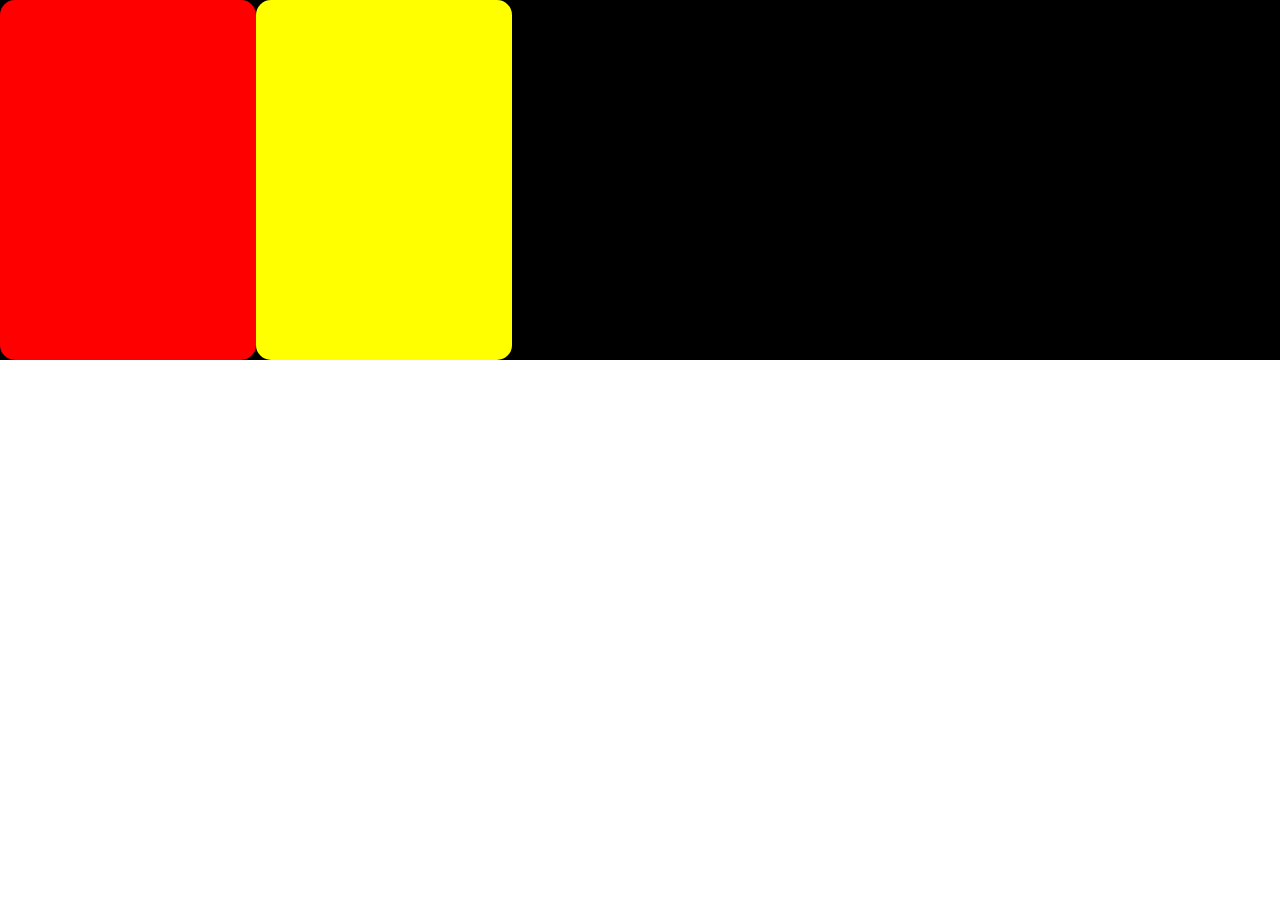
<file: 1-Basico/index.html>
<!DOCTYPE html>
<html lang="en">
<head>
    <meta charset="UTF-8">
    <meta name="viewport" content="width=device-width, initial-scale=1.0">
    <title>Brailyn Lantigua</title>
    <link rel="stylesheet" href="index.css">
</head>
<body>
    <section class="SeccionPrincipal">
        <div class="PrimerCuadro">

        </div>

        <div class="SegundoCuadro">

        </div>
    </section>
</body>
</html>
</file>
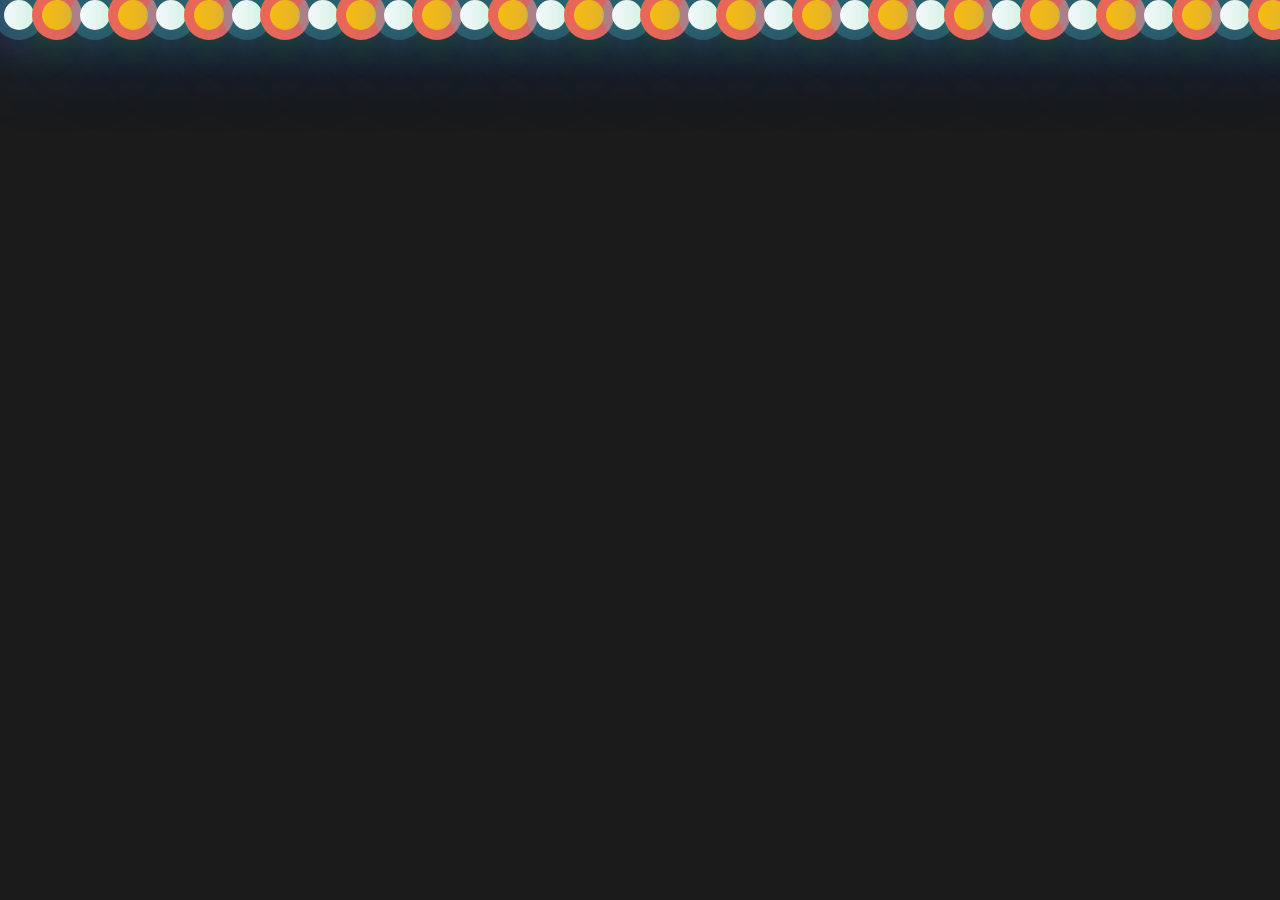
<file: html-css/10-KeyFrame/index.html>
<!DOCTYPE html>
<html lang="es">
  <head>
    <meta charset="UTF-8" />
    <meta http-equiv="X-UA-Compatible" content="IE=edge" />
    <meta name="viewport" content="width=device-width, initial-scale=1.0" />
    <title>Document</title>
    <link rel="stylesheet" href="css/style.css" />
  </head>
  <body>
    <main class="container">
      <div class="bubbles">
        <span style="--i:11"></span>
        <span style="--i:12"></span>
        <span style="--i:24"></span>
        <span style="--i:10"></span>
        <span style="--i:14"></span>
        <span style="--i:23"></span>
        <span style="--i:18"></span>
        <span style="--i:16"></span>
        <span style="--i:19"></span>
        <span style="--i:20"></span>
        <span style="--i:22"></span>
        <span style="--i:25"></span>
        <span style="--i:18"></span>
        <span style="--i:21"></span>
        <span style="--i:13"></span>
        <span style="--i:15"></span>
        <span style="--i:26"></span>
        <span style="--i:17"></span>
        <span style="--i:13"></span>
        <span style="--i:28"></span>
        <span style="--i:11"></span>
        <span style="--i:12"></span>
        <span style="--i:24"></span>
        <span style="--i:10"></span>
        <span style="--i:14"></span>
        <span style="--i:23"></span>
        <span style="--i:18"></span>
        <span style="--i:16"></span>
        <span style="--i:19"></span>
        <span style="--i:20"></span>
        <span style="--i:22"></span>
        <span style="--i:25"></span>
        <span style="--i:18"></span>
        <span style="--i:21"></span>
        <span style="--i:13"></span>
        <span style="--i:15"></span>
        <span style="--i:26"></span>
        <span style="--i:17"></span>
        <span style="--i:13"></span>
        <span style="--i:28"></span>

      </div>
    </main>
  </body>
</html>
</file>
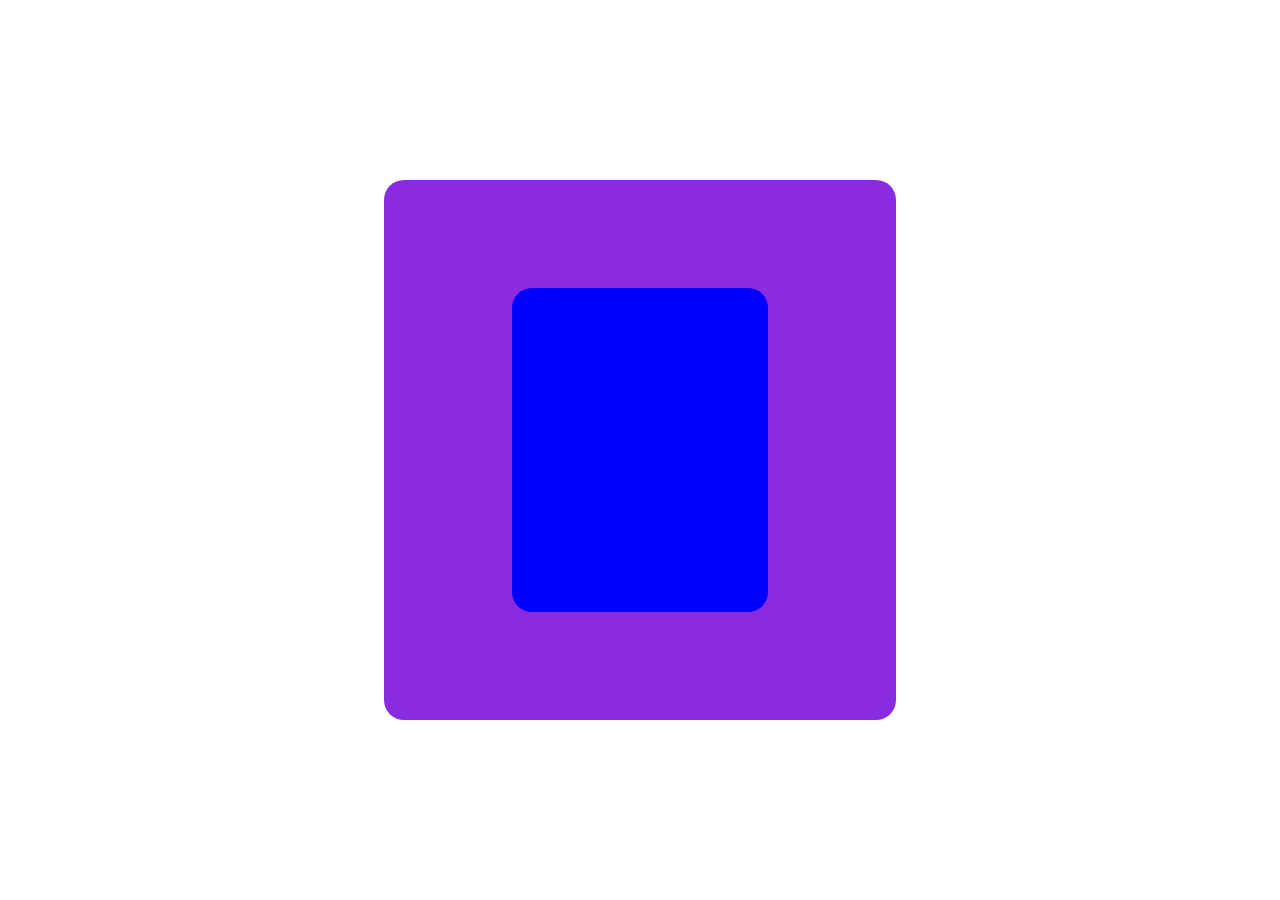
<file: html-css/2-CentrarDiv/index.html>
<!DOCTYPE html>
<html lang="en">
<head>
    <meta charset="UTF-8">
    <meta name="viewport" content="width=device-width, initial-scale=1.0">
    <title>Brailyn Lantigua</title>
    <link rel="stylesheet" href="index.css">
</head>
<body>
    <section>
        <div class="CuadroAfuera">
            <div class="CuadroAdentro">

            </div>
        </div>
    </section>
</body>
</html>
</file>
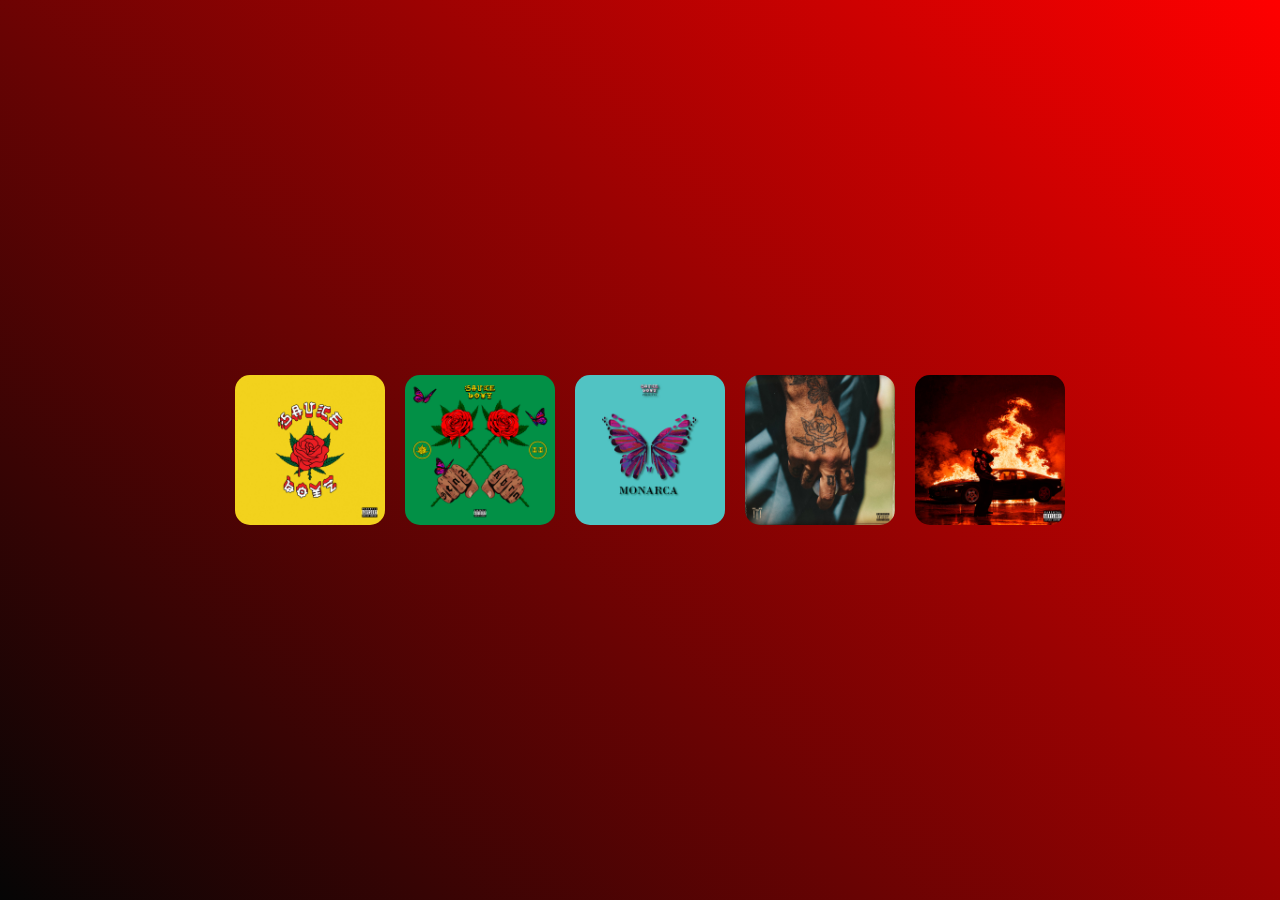
<file: html-css/4-Imagenes/index.html>
<!DOCTYPE html>
<html lang="en">
<head>
    <meta charset="UTF-8">
    <meta name="viewport" content="width=device-width, initial-scale=1.0">
    <title>Brailyn Lantigua #13</title>
    <link rel="stylesheet" href="index.css">
</head>
<body>
    <div class="Container-Imgs">
        <div class="imagenes">
            <img src="img/sauce boyz.jpg" alt="">
            <span class="ContainerText">
                <span class="Text">Sauce Boyz</span>
            </span>
        </div>

        <div class="imagenes">
            <img src="img/sauce boyz 2.jpg" alt="">
            <span class="ContainerText">
                <span class="Text">Sauce Boyz 2</span>
            </span>
        </div>

        <div class="imagenes">
            <img src="img/monarca.jpg" alt="">
            <span class="ContainerText">
                <span class="Text">Monarca</span>
            </span>
        </div>

        <div class="imagenes">
            <img src="img/3men2 kbron.jpg" alt="">
            <span class="ContainerText">
                <span class="Text">3men2 Kbron</span>
            </span>
        </div>

        <div class="imagenes">
            <img src="img/Corsa.jpg" alt="">
            <span class="ContainerText">
                <span class="Text">Corsa</span>
            </span>
        </div>
</body>
</html>
</file>
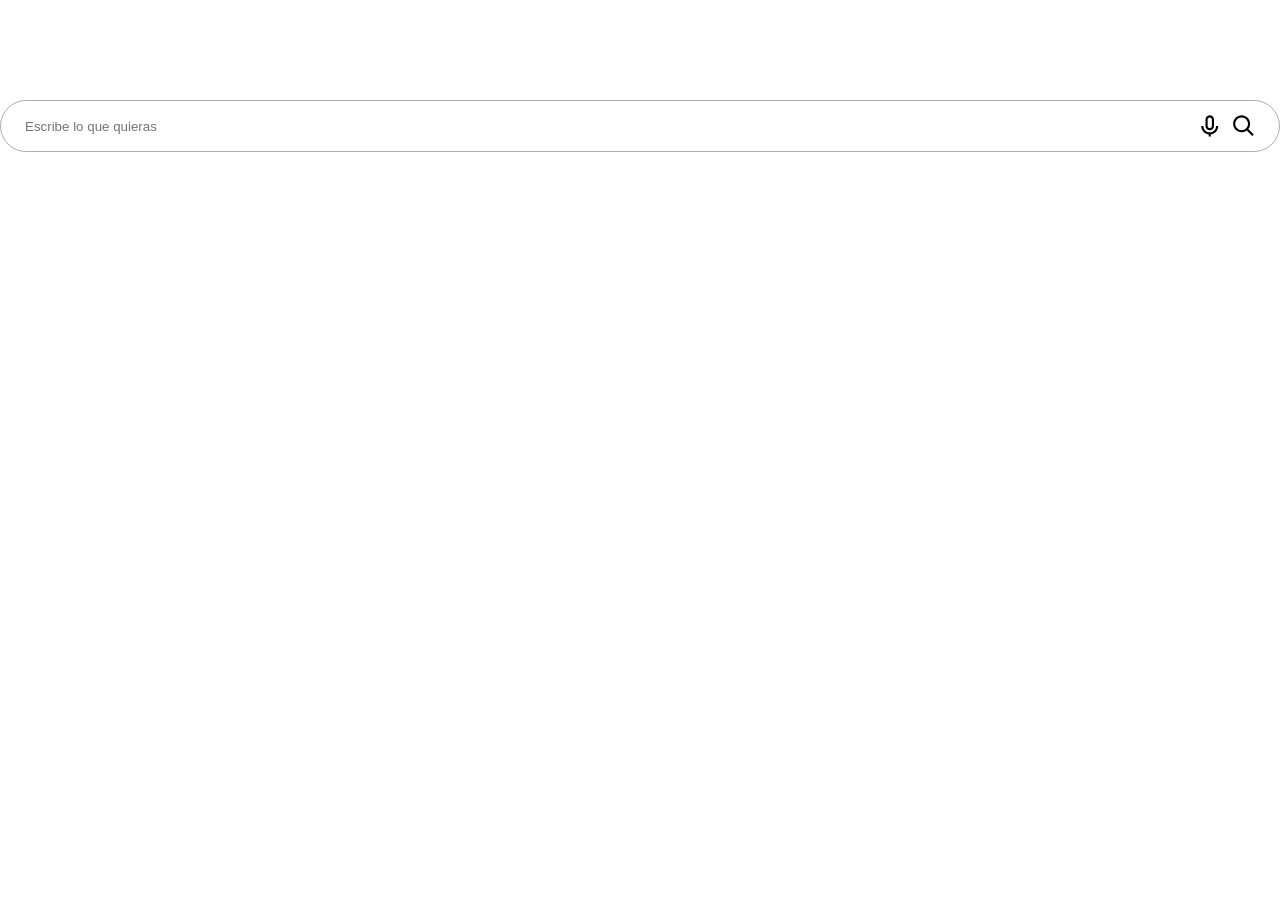
<file: html-css/5-BarraBusqueda/index.html>
<!doctype html>
<html lang="en">

<head>
  <meta charset="UTF-8" />
  <meta name="viewport" content="width=device-width, initial-scale=1.0" />
  <title>Brailyn Lantigua #13</title>
  <link rel="stylesheet" href="index.css" />
</head>

<body>
  <form action="" class="Form">
    <div class="Container-Search">
      <input type="search" name="search" class="Input-Search" placeholder="Escribe lo que quieras" />
      <div class="SVG-Search">
        <button>
          <svg xmlns="http://www.w3.org/2000/svg" width="24" height="24" fill="currentColor" viewBox="0 0 24 24">
            <!--Boxicons v3.0.8 https://boxicons.com | License  https://docs.boxicons.com/free-->
            <path
              d="M16 12V6c0-2.21-1.79-4-4-4S8 3.79 8 6v6c0 2.21 1.79 4 4 4s4-1.79 4-4m-6 0V6c0-1.1.9-2 2-2s2 .9 2 2v6c0 1.1-.9 2-2 2s-2-.9-2-2">
            </path>
            <path d="M18 12c0 3.31-2.69 6-6 6s-6-2.69-6-6H4c0 4.07 3.06 7.44 7 7.93V22h2v-2.07c3.94-.49 7-3.86 7-7.93z">
            </path>
          </svg>
        </button>
        <button>
          <svg xmlns="http://www.w3.org/2000/svg" width="24" height="24" fill="currentColor" viewBox="0 0 24 24">
            <!--Boxicons v3.0.8 https://boxicons.com | License  https://docs.boxicons.com/free-->
            <path
              d="M18 10c0-4.41-3.59-8-8-8s-8 3.59-8 8 3.59 8 8 8c1.85 0 3.54-.63 4.9-1.69l5.1 5.1L21.41 20l-5.1-5.1A8 8 0 0 0 18 10M4 10c0-3.31 2.69-6 6-6s6 2.69 6 6-2.69 6-6 6-6-2.69-6-6">
            </path>
          </svg>
        </button>
      </div>
    </div>
  </form>
</body>

</html>
</file>
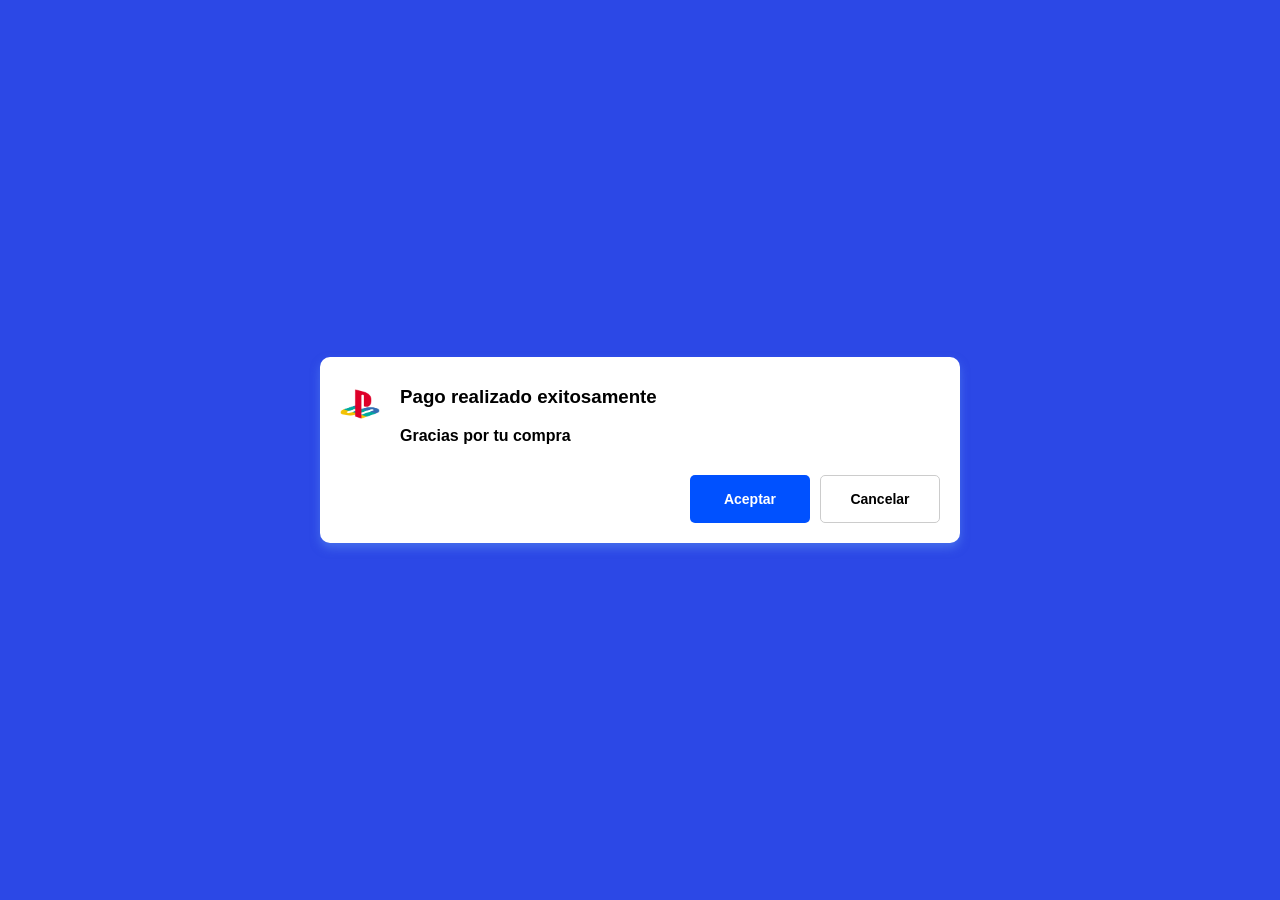
<file: html-css/6-CardConfirmado/index.html>
<!DOCTYPE html>
<html lang="en">
<head>
    <meta charset="UTF-8">
    <meta name="viewport" content="width=device-width, initial-scale=1.0">
    <title>Brailyn Lantigua #13</title>
    <link rel="stylesheet" href="index.css">
</head>
<body>
    <div class="Contenedor">
        <div class="Sub-Container">
            <div class="Contenido">

                <div class="img">
                    <img src="Playstation_logo_colour.svg.webp" alt="">
                </div>

                <div class="Texts">
                    <div class="title">
                        <h3>Pago realizado exitosamente</h3>

                        <div class="text">
                            Gracias por tu compra
                        </div>
                    </div>

                    
                </div>
            </div>
            <div class="Botones">
                <button class="Aceptar">Aceptar</button>
                <button class="Cancelar">Cancelar</button>
            </div>
        </div>
    </div>
</body>
</html>
</file>
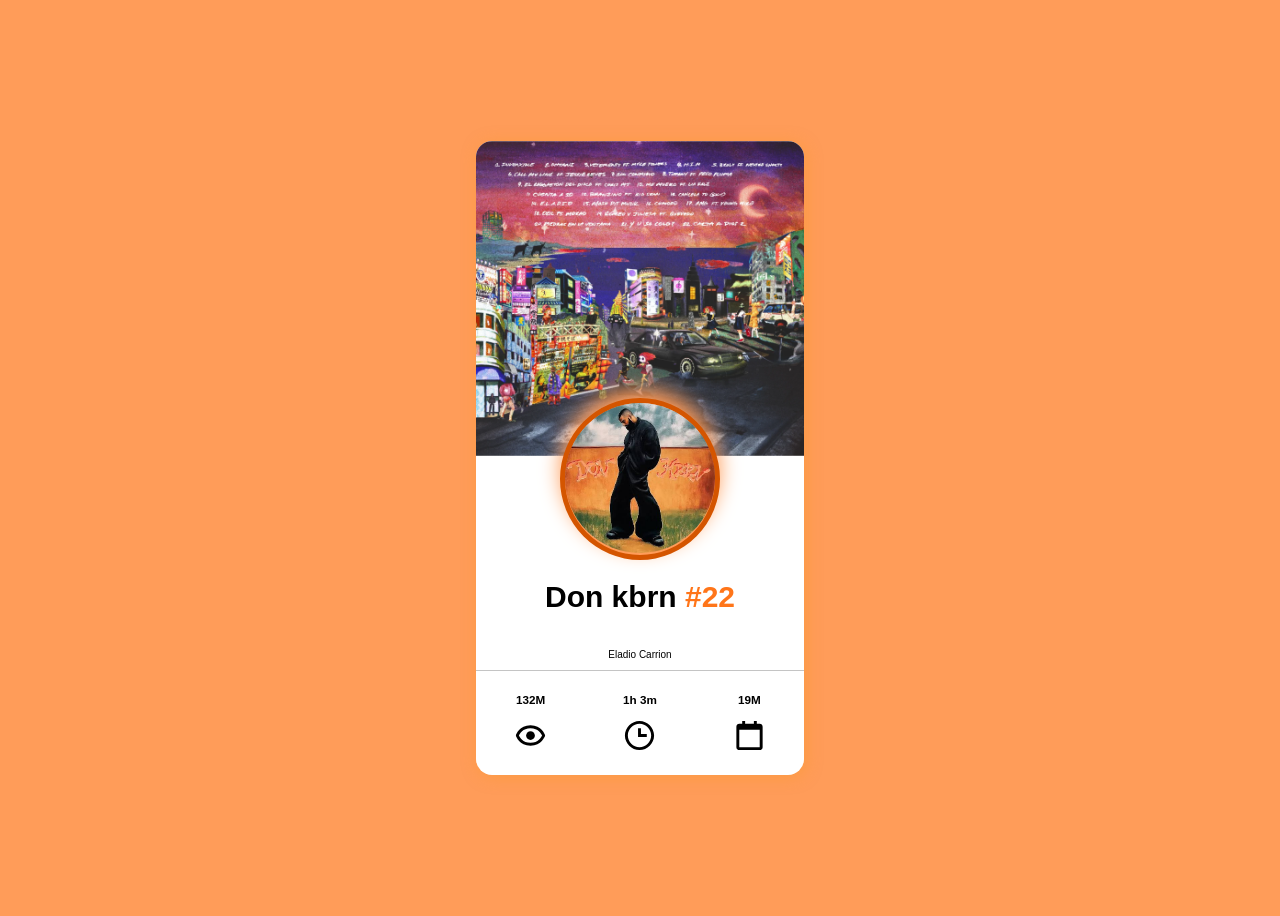
<file: html-css/7-Card/index.html>
<!DOCTYPE html>
<html lang="en">

<head>
    <meta charset="UTF-8">
    <meta name="viewport" content="width=device-width, initial-scale=1.0">
    <title>Brailyn Lantigua #13</title>
    <link rel="stylesheet" href="style/style.css">
</head>

<body>
    <main class="container">
        <article class="card">
            <img src="img/eladio-don-kbrn-vinyl-2.webp" alt="" class="card-header">
            <div class="card-body">
                <div class="card-body-contentimg">
                    <img src="img/images.jpg" alt="" class="card-body-contentimg-img" width="150">
                </div>
                <h1 class="card-body-title">
                    Don kbrn
                    <span>#22</span>
                </h1>
                <p class="card-body-text">
                    Eladio Carrion
                </p>
            </div>
            
            
            <div class="card-footer">
                <div class="card-footer-poder">
                    <h3>132M</h3>
                    <img src="img/eye.svg" alt="" width="35">
                </div>

                <div class="card-footer-poder">
                    <h3>1h 3m</h3>
                    <img src="img/clock.svg" alt="" width="35">
                </div>

                <div class="card-footer-poder">
                    <h3>19M</h3>
                    <img src="img/calendar.svg" alt="" width="35">
                </div>
            </div>

        </article>
    </main>
</body>

</html>
</file>
<file: 1-Basico/index.css>
* {
    margin: 0;
    padding: 0;
    box-sizing: border-box;
}

.SeccionPrincipal {
    display: flex;
    width: 100%;
    height: 40vh;
    background-color: black;
}

.PrimerCuadro {
    background-color: red;
    width: 20%;
    
    border-radius: 15px;
}

.SegundoCuadro {
    background-color: yellow;
    width: 20%;
    
    border-radius: 15px;
}
</file>
<file: html-css/10-KeyFrame/css/style.css>
* {
  margin: 0;
  padding: 0;
  box-sizing: border-box;
}

body {
  display: flex;
  justify-content: center;
  align-items: center;
  min-height: 100vH;
  background: #1B1B1B;
}
body .container {
  position: relative;
  width: 100%;
  height: 100vh;
  overflow: hidden;
}
body .container .bubbles {
  position: relative;
  display: flex;
}
body .container .bubbles span {
  position: relative;
  min-width: 30px;
  height: 30px;
  background: #fff;
  box-shadow: 0 0 0 10px rgba(79, 195, 220, 0.2666666667), 0 0 50px #705AFE, 0 0 100px #4fc3dc;
  margin: 0 4px;
  border-radius: 50%;
  animation: animate 15s linear infinite;
  animation-duration: calc(75s / var(--i));
}
body .container .bubbles span:nth-child(even) {
  background: #FFC107;
  box-shadow: 0 0 0 10px #f0674f, 0 0 50px #15f800, 0 0 100px #1800f2;
}

@keyframes animate {
  0% {
    transform: translateY(100vh) scale(0);
  }
  100% {
    transform: translateY(-10vh) scale(1);
  }
}/*# sourceMappingURL=style.css.map */
</file>
<file: html-css/2-CentrarDiv/index.css>
* {
    margin: 0;
    padding: 0;
    box-sizing: border-box;
}

section {
    display: flex;
    justify-content: center;
    height: 100vh;
    align-items: center;
}

.CuadroAfuera {
    display: flex;
    background-color: blueviolet;
    width: 40vw;
    height: 60vh;
    align-items: center;
    justify-content: center;
    border-radius: 20px;
}

.CuadroAdentro {
    background-color: blue;
    width: 50%;
    height: 60%;
    border-radius: 20px;
}
</file>
<file: html-css/4-Imagenes/index.css>
* {
    margin: 0;
    padding: 0;
    box-sizing: border-box; 
    font-family: Impact, Haettenschweiler, 'Arial Narrow Bold', sans-serif;
    
}

body {
    background: linear-gradient(45deg,rgb(5, 5, 5) , rgb(255, 0, 0));
}

.Container-Imgs {
    display: flex;
    align-items: center;
    justify-content: center;
    height: 100vh;
    width: 100vw;
    gap: 40px;

}

.Container-Imgs .imagenes {
    position: relative;
    margin-right: -20px;
    display: inline-flex;
    flex-direction: row;

}

.Container-Imgs .imagenes img {
    width: 150px;
    height: 150px;
    transition: transform 0.3s ease-in-out;
    border-radius: 15px;
}

.Container-Imgs .imagenes .ContainerText {
    position: absolute;
    background-color: black;
    border-radius: 5px;
    color: white;
    display: none;
    min-width: 100px;
    width: 150px;
    top: -70px;
    padding: 10px 15px;

}

.Container-Imgs .imagenes .ContainerText .Text {
    display: flex;
    text-overflow: ellipsis;
    overflow: hidden;
    white-space: nowrap;
    width: 150px;
    text-align: center;
    align-items: center;
    justify-content: center;
    
}

.Container-Imgs .imagenes:hover .ContainerText {
    display: flex;
    transform: translateY(-20px)

}

.Container-Imgs .imagenes .ContainerText::before {
    content: "";
    position: absolute;
    width: 1px;
    height: 1px;
    left: 40%;
    bottom: -20px;
    border-top: 10px solid black;
    border-left: 10px solid  transparent;
    border-right: 10px solid  transparent;
    border-bottom: 10px solid  transparent;
}

.Container-Imgs .imagenes:hover img {
    transform: translateY(-5px);
}

@media (max-width: 680px) {
    .Container-Imgs {
        flex-direction: column;
        height: 200vh;
    }
}
</file>
<file: html-css/5-BarraBusqueda/index.css>
* {
    margin: 0;
    padding: 0;
    box-sizing: border-box;
}


.Form {
    display: flex;
    width: 100%;
    height: fit-content;
    
}

.Container-Search {
    display: flex;
    flex-direction: row;
    width: 100vw;
    height: max-content;
    margin-top: 100px;
    padding: 0rem 1.5rem 0rem 0.5rem;
    border-radius: 50px;
    border: 1px,ridge,rgb(175, 175, 175);
}

.Container-Search svg {
    padding-left: 10px;
    width: 105%;
    height: 105%;
}

.Input-Search {
    width: 90vw;
    height: 50px;
    border-radius: 50px;
    border: none;
    padding-left: 1rem;
}

.Input-Search:focus {
    outline: none;
}

.SVG-Search  {
    display: flex;
    width: fit-content;
    height: 100%;
    margin-top: 10px;
    padding-left: 2rem;
    
}

.SVG-Search button {
    background: none;
    border: none;
    cursor: pointer;
}

.SVG-Search button svg:hover {
    color: rgb(27, 98, 206);
    transition: 0.3s;
}
</file>
<file: html-css/6-CardConfirmado/index.css>
body {
    font-family: Verdana, Geneva, Tahoma, sans-serif;
    padding: 0;
    margin: 0;
}

.Contenedor {
    background-color: rgb(44, 72, 230);
    display: flex;
    width: 100%;
    height: 100%;
    align-items: center;
    justify-content: center;
    position: absolute;
}

.Contenedor .Sub-Container {
    width: 600px;
    border-radius: 10px;
    background-color: white;
    padding: 10px 20px;
    box-shadow: 0px 5px 10px rgba(95, 147, 243, 0.5);
}

.Contenedor .Sub-Container .Contenido {
    display: flex;
    gap: 10px;
    align-items: center;
    margin-bottom: 20px;
    flex: auto;
}

.Contenedor .Sub-Container .Contenido .img {
    margin-right: 10px;
    
}

.Contenedor .Sub-Container .Contenido .Texts .title {
    font-weight: bolder;

}

.Contenedor .Sub-Container .Botones {
    padding: 10px 0;
    display: flex;
    justify-content: end;
    gap: 10px;
}

.Contenedor .Sub-Container .Botones button {
    border: none;
    padding: 15px;
    min-width: 120px;
    border-radius: 5px;
    font-weight: bold;
    font-size: 14px;
    cursor: pointer;
}

.Contenedor .Sub-Container .Botones .Aceptar {
    background-color: rgb(0, 81, 255);
    color: white;
}

.Contenedor .Sub-Container .Botones .Aceptar:hover {
    background-color: rgb(0, 53, 167);
}

.Contenedor .Sub-Container .Botones .Cancelar {
    background-color: white;
    border: solid 1px #ccc;
}

.Contenedor .Sub-Container .Botones .Cancelar:hover {
    background-color: #eee;
}

img {
    width: 40px;
}

@media (max-width:600px) {
    .Contenedor .Sub-Container {width: 80%;}
    .Contenedor .Sub-Container .Botones{flex-direction: column;}
}
</file>
<file: html-css/7-Card/style/style.css>
:root {
  --color1: #ff9c59;
  --color2: #ff7519;
  --color3: #c4c4c4;
}

html {
  box-sizing: border-box;
  font-size: 62.5%;
}

*, *::before, *::after {
  box-sizing: inherit;
}

body {
  font-family: Verdana, Geneva, Tahoma, sans-serif;
  background-color: var(--color1);
}

.container {
  display: flex;
  justify-content: center;
  align-items: center;
  height: 100vh;
}

.card {
  background-color: white;
  width: 328px;
  border-radius: 16px;
  overflow: hidden;
  box-shadow: 2px 2px 15px rgba(250, 153, 42, 0.5);
}
.card-header {
  width: 100%;
  display: flex;
  height: 35vh;
}
.card-body {
  display: flex;
  flex-direction: column;
  align-items: center;
  border-bottom: 1px solid var(--color3);
}
.card-body-contentimg {
  border: 5px solid #d45500;
  border-radius: 50%;
  background-color: #ff9c59;
  box-shadow: 0px -10px 20px #ff9c59;
  margin-top: -58px;
}
.card-body-contentimg-img {
  border-radius: 50%;
}
.card-body-title {
  margin-top: 2rem;
  font-size: 3rem;
}
.card-body-title span {
  color: var(--color2);
}
.card-footer {
  display: flex;
  justify-content: space-around;
  margin-bottom: 20px;
  margin-top: 10px;
}
.card-footer-poder {
  text-align: center;
}/*# sourceMappingURL=style.css.map */
</file>
